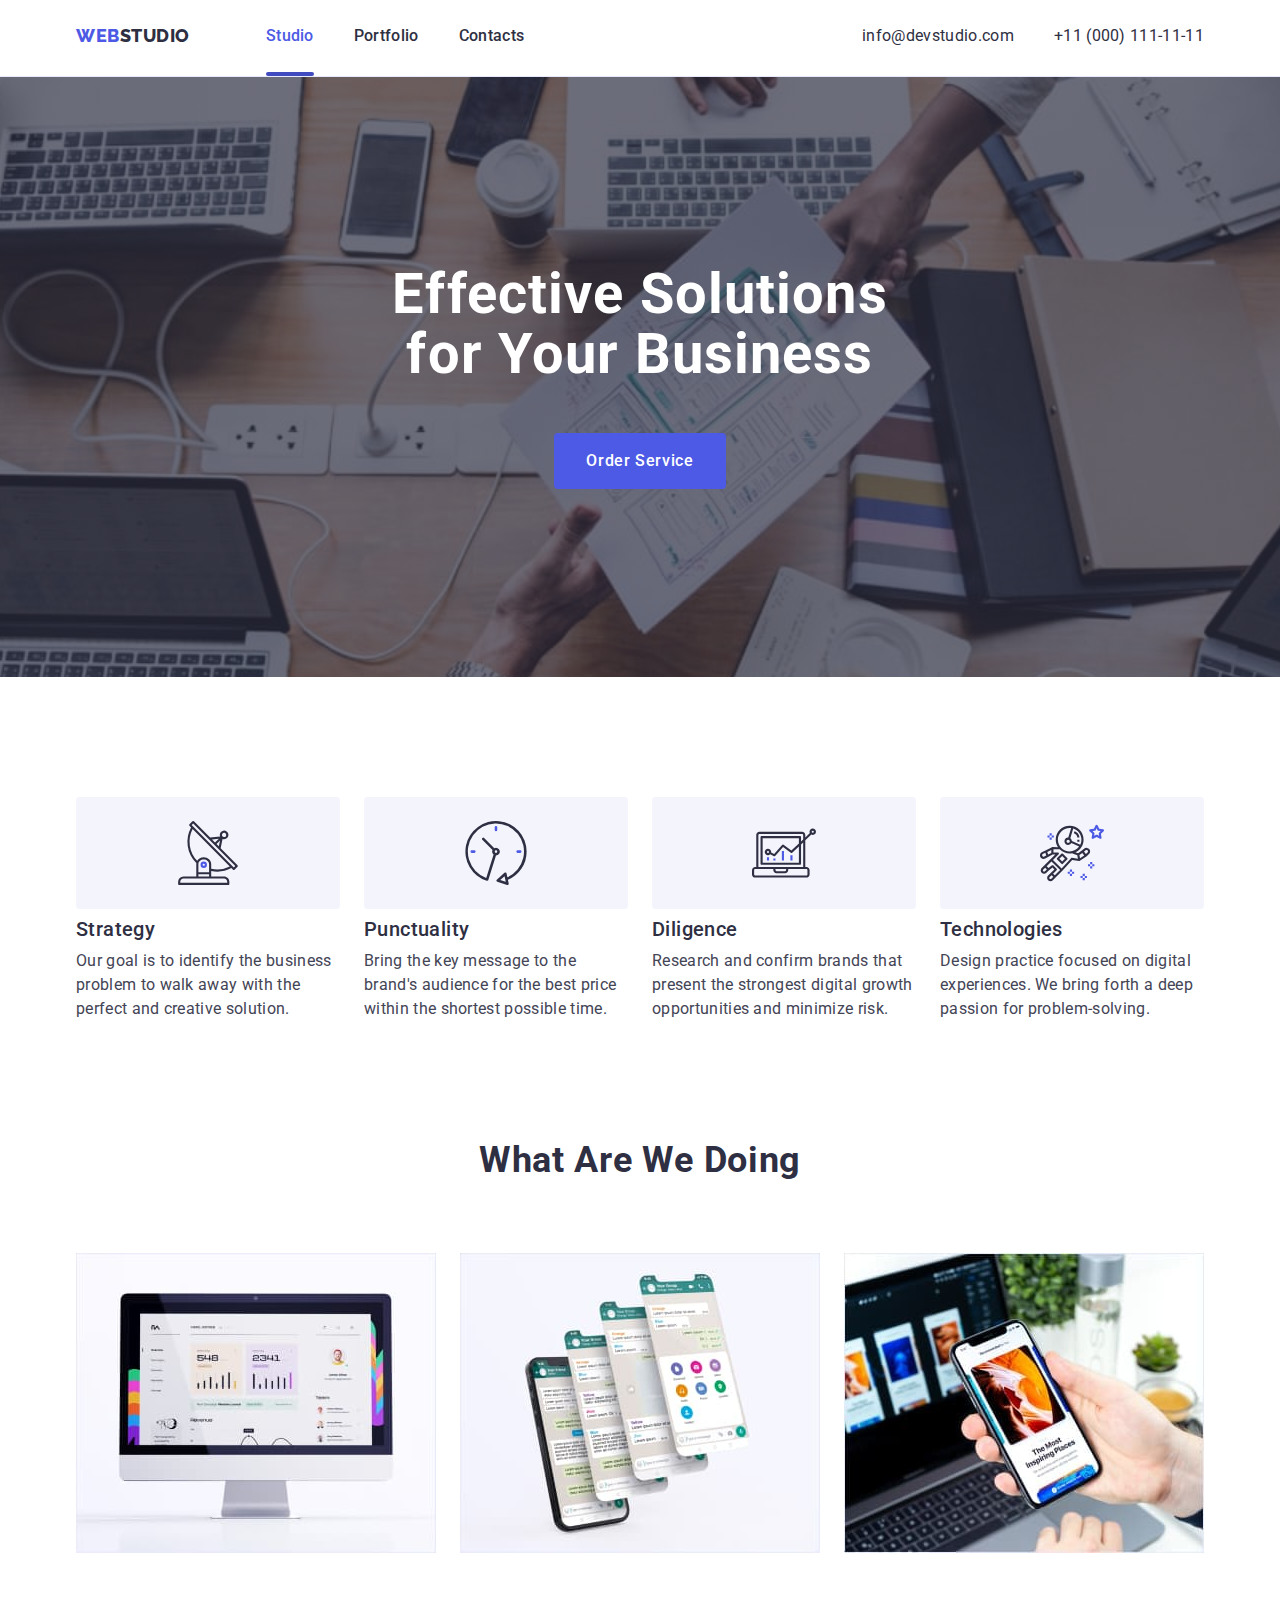
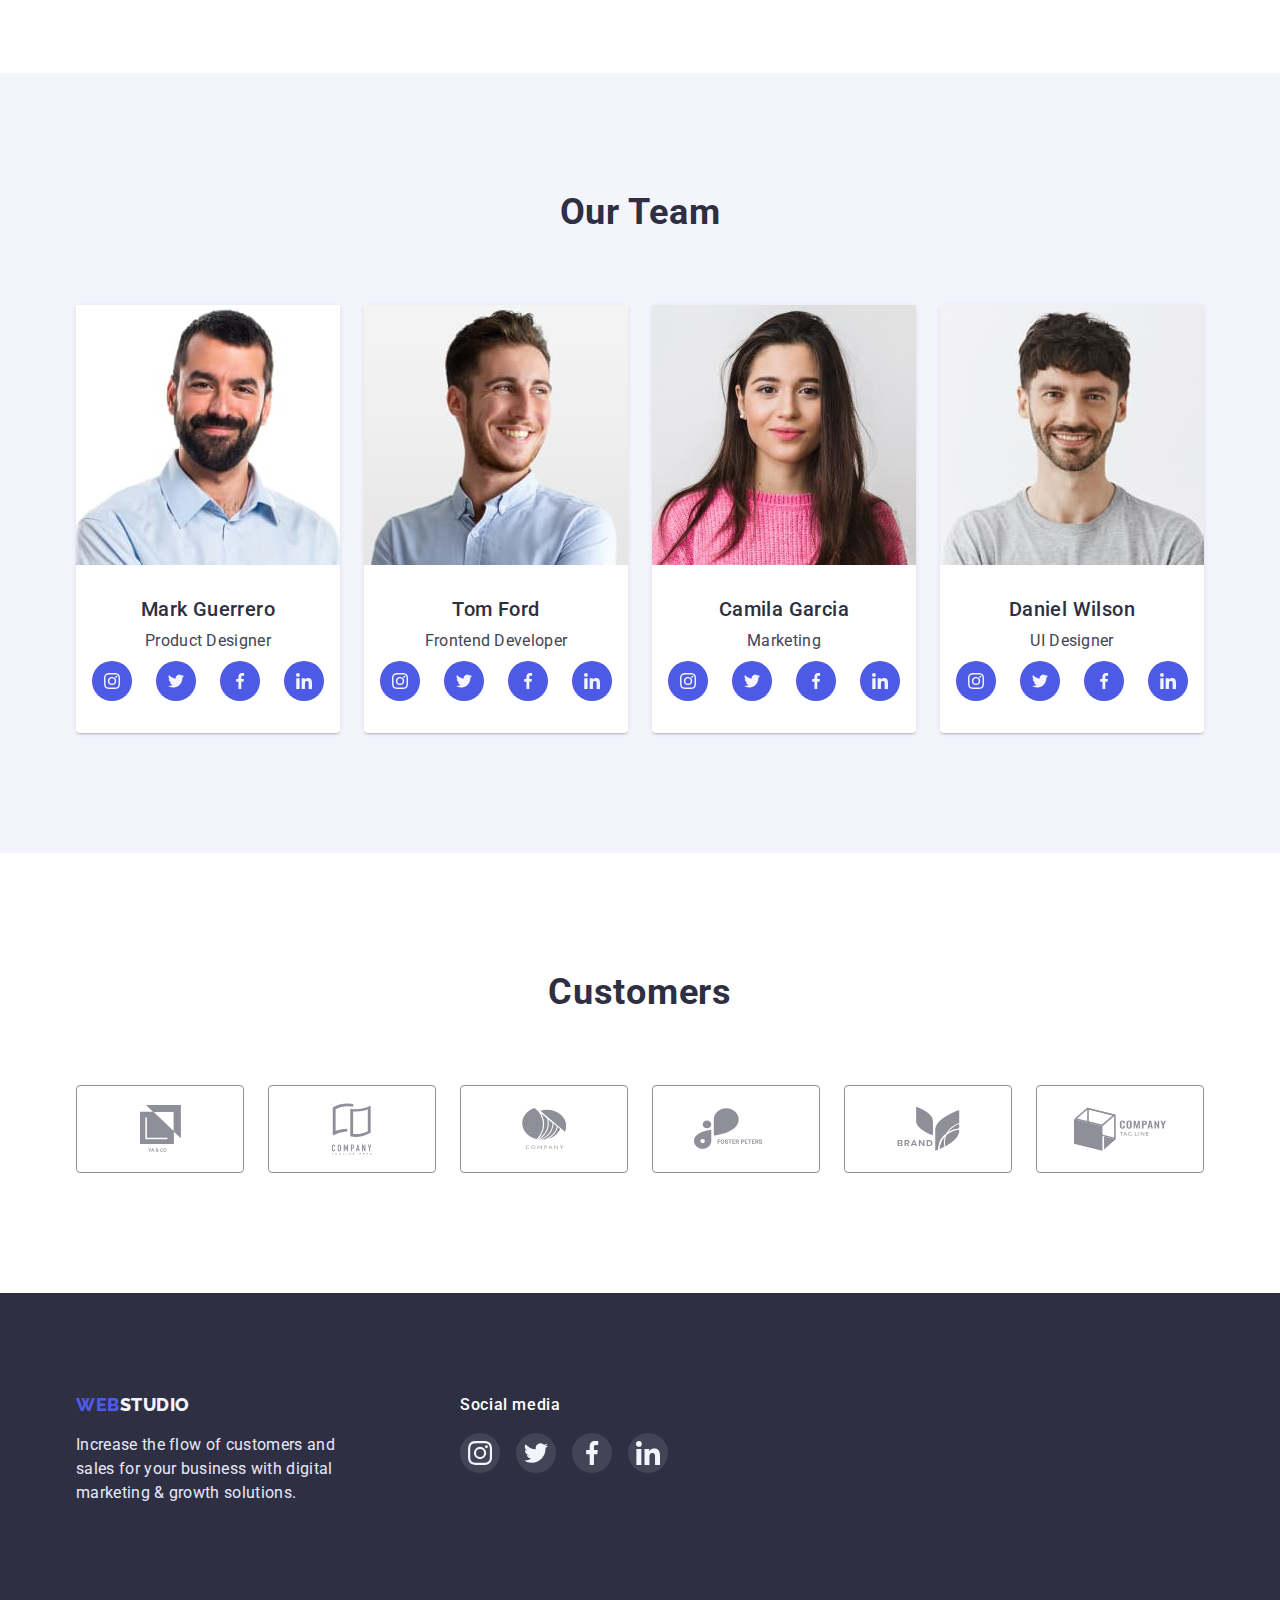
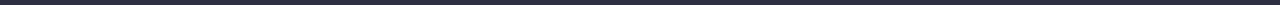
<file: index.html>
<!DOCTYPE html>
<html lang="en">
  <head>
    <meta charset="UTF-8" />
    <meta http-equiv="X-UA-Compatible" content="IE=edge" />
    <meta name="viewport" content="width=device-width, initial-scale=1.0" />
    <title>Document</title>

    <link rel="preconnect" href="https://fonts.googleapis.com" />
    <link rel="preconnect" href="https://fonts.gstatic.com" crossorigin />
    <link
      href="https://fonts.googleapis.com/css2?family=Raleway:wght@800&family=Roboto:wght@400;500;700&display=swap"
      rel="stylesheet"
    />
    <link
      rel="stylesheet"
      href="https://cdnjs.cloudflare.com/ajax/libs/modern-normalize/1.1.0/modern-normalize.min.css"
    />
    <link rel="stylesheet" href="./css/styles.css" />
  </head>
  <body>
    <!-- Шапка -->
    <header class="head">
      <div class="container header">
        <nav class="head-nav">
          <a href="./index.html" class="logo-heading"
            ><span class="specific-clr">Web</span>Studio</a
          >

          <ul class="head-ul">
            <li class="head-item">
              <a href="" class="heading header-heading accent">Studio</a>
            </li>
            <li class="head-item">
              <a href="./portfolio.html" class="heading header-heading"
                >Portfolio</a
              >
            </li>
            <li class="head-item">
              <a href="" class="heading header-heading">Contacts</a>
            </li>
          </ul>
        </nav>

        <address class="address">
          <ul class="address-ul">
            <li>
              <a
                href="mailto:info@devstudio.com"
                class="heading contacts-selection"
                >info@devstudio.com</a
              >
            </li>
            <li>
              <a href="tel:+110001111111" class="heading contacts-selection"
                >+11 (000) 111-11-11</a
              >
            </li>
          </ul>
        </address>
      </div>
    </header>

    <main>
      <!-- Герой -->
      <section class="main-section">
        <div class="hero container">
          <h1 class="hero-header">
            Effective Solutions <br />
            for Your Business
          </h1>

          <button type="button" class="button hero-button" data-modal-open>
            Order Service
          </button>
        </div>
      </section>

      <!-- Перша секція сайту -->
      <section class="section entering">
        <div class="container">
          <h2 class="sections-heading fix">Section 1</h2>

          <ul class="entering-ul">
            <li class="item">
              <div class="icon-bcg">
                <svg width="64" height="64" class="entering-icon">
                  <use href="./images/icons.svg#icon-strategy"></use>
                </svg>
              </div>
              <h3 class="heading common-heading">Strategy</h3>
              <p class="common-text">
                Our goal is to identify the business problem to walk away with
                the perfect and creative solution.
              </p>
            </li>
            <li class="item">
              <div class="icon-bcg">
                <svg width="64" height="64" class="entering-icon">
                  <use href="./images/icons.svg#icon-punctuality"></use>
                </svg>
              </div>
              <h3 class="heading common-heading">Punctuality</h3>
              <p class="common-text">
                Bring the key message to the brand's audience for the best price
                within the shortest possible time.
              </p>
            </li>
            <li class="item">
              <div class="icon-bcg">
                <svg width="64" height="64" class="entering-icon">
                  <use href="./images/icons.svg#icon-diligence"></use>
                </svg>
              </div>
              <h3 class="heading common-heading">Diligence</h3>
              <p class="common-text">
                Research and confirm brands that present the strongest digital
                growth opportunities and minimize risk.
              </p>
            </li>
            <li class="item">
              <div class="icon-bcg">
                <svg width="64" height="64" class="entering-icon">
                  <use href="./images/icons.svg#icon-technologies"></use>
                </svg>
              </div>
              <h3 class="heading common-heading">Technologies</h3>
              <p class="common-text">
                Design practice focused on digital experiences. We bring forth a
                deep passion for problem-solving.
              </p>
            </li>
          </ul>
        </div>
      </section>

      <!-- Дурга секція сайту -->
      <section class="section about">
        <div class="container">
          <h2 class="heading sections-heading position">What are we doing</h2>

          <ul class="about-ul">
            <li class="item">
              <img src="./images/computer.jpg" alt="computer" width="360" />
            </li>
            <li class="item">
              <img src="./images/phones-4d.jpg" alt="4dphones" width="360" />
            </li>
            <li class="item">
              <img
                src="./images/phone-computer.jpg"
                alt="computer an phone"
                width="360"
              />
            </li>
          </ul>
        </div>
      </section>

      <!-- Третя секція сайту -->
      <section class="section members">
        <div class="container">
          <h2 class="heading sections-heading position">Our Team</h2>

          <ul class="members-ul">
            <li class="item">
              <img src="./images/mark.jpg" alt="Mark" width="264" />
              <div class="group">
                <h3 class="heading common-heading">Mark Guerrero</h3>
                <p class="common-text">Product Designer</p>
                <ul class="members-socials-ul">
                  <li class="members-socials-item">
                    <a class="members-socials-link" href="">
                      <svg width="16" height="16" class="members-socials-icon">
                        <use href="./images/icons.svg#icon-instagram"></use>
                      </svg>
                    </a>
                  </li>
                  <li class="members-socials-item">
                    <a class="members-socials-link" href="">
                      <svg width="16" height="16" class="members-socials-icon">
                        <use href="./images/icons.svg#icon-twitter"></use>
                      </svg>
                    </a>
                  </li>
                  <li class="members-socials-item">
                    <a class="members-socials-link" href="">
                      <svg width="16" height="16" class="members-socials-icon">
                        <use href="./images/icons.svg#icon-facebook"></use>
                      </svg>
                    </a>
                  </li>
                  <li class="members-socials-item">
                    <a class="members-socials-link" href="">
                      <svg width="16" height="16" class="members-socials-icon">
                        <use href="./images/icons.svg#icon-linkedin"></use>
                      </svg>
                    </a>
                  </li>
                </ul>
              </div>
            </li>
            <li class="item">
              <img src="./images/tom.jpg" alt="Tom" width="264" />
              <div class="group">
                <h3 class="heading common-heading">Tom Ford</h3>
                <p class="common-text">Frontend Developer</p>
                <ul class="members-socials-ul">
                  <li class="members-socials-item">
                    <a class="members-socials-link" href="">
                      <svg width="16" height="16" class="members-socials-icon">
                        <use href="./images/icons.svg#icon-instagram"></use>
                      </svg>
                    </a>
                  </li>
                  <li class="members-socials-item">
                    <a class="members-socials-link" href="">
                      <svg width="16" height="16" class="members-socials-icon">
                        <use href="./images/icons.svg#icon-twitter"></use>
                      </svg>
                    </a>
                  </li>
                  <li class="members-socials-item">
                    <a class="members-socials-link" href="">
                      <svg width="16" height="16" class="members-socials-icon">
                        <use href="./images/icons.svg#icon-facebook"></use>
                      </svg>
                    </a>
                  </li>
                  <li class="members-socials-item">
                    <a class="members-socials-link" href="">
                      <svg width="16" height="16" class="members-socials-icon">
                        <use href="./images/icons.svg#icon-linkedin"></use>
                      </svg>
                    </a>
                  </li>
                </ul>
              </div>
            </li>
            <li class="item">
              <img src="./images/camila.jpg" alt="Camila" width="264" />
              <div class="group">
                <h3 class="heading common-heading">Camila Garcia</h3>
                <p class="common-text">Marketing</p>
                <ul class="members-socials-ul">
                  <li class="members-socials-item">
                    <a class="members-socials-link" href="">
                      <svg width="16" height="16" class="members-socials-icon">
                        <use href="./images/icons.svg#icon-instagram"></use>
                      </svg>
                    </a>
                  </li>
                  <li class="members-socials-item">
                    <a class="members-socials-link" href="">
                      <svg width="16" height="16" class="members-socials-icon">
                        <use href="./images/icons.svg#icon-twitter"></use>
                      </svg>
                    </a>
                  </li>
                  <li class="members-socials-item">
                    <a class="members-socials-link" href="">
                      <svg width="16" height="16" class="members-socials-icon">
                        <use href="./images/icons.svg#icon-facebook"></use>
                      </svg>
                    </a>
                  </li>
                  <li class="members-socials-item">
                    <a class="members-socials-link" href="">
                      <svg width="16" height="16" class="members-socials-icon">
                        <use href="./images/icons.svg#icon-linkedin"></use>
                      </svg>
                    </a>
                  </li>
                </ul>
              </div>
            </li>
            <li class="item">
              <img src="./images/daniel.jpg" alt="Daniel" width="264" />
              <div class="group">
                <h3 class="heading common-heading">Daniel Wilson</h3>
                <p class="common-text">UI Designer</p>
                <ul class="members-socials-ul">
                  <li class="members-socials-item">
                    <a class="members-socials-link" href="">
                      <svg width="16" height="16" class="members-socials-icon">
                        <use href="./images/icons.svg#icon-instagram"></use>
                      </svg>
                    </a>
                  </li>
                  <li class="members-socials-item">
                    <a class="members-socials-link" href="">
                      <svg width="16" height="16" class="members-socials-icon">
                        <use href="./images/icons.svg#icon-twitter"></use>
                      </svg>
                    </a>
                  </li>
                  <li class="members-socials-item">
                    <a class="members-socials-link" href="">
                      <svg width="16" height="16" class="members-socials-icon">
                        <use href="./images/icons.svg#icon-facebook"></use>
                      </svg>
                    </a>
                  </li>
                  <li class="members-socials-item">
                    <a class="members-socials-link" href="">
                      <svg width="16" height="16" class="members-socials-icon">
                        <use href="./images/icons.svg#icon-linkedin"></use>
                      </svg>
                    </a>
                  </li>
                </ul>
              </div>
            </li>
          </ul>
        </div>
      </section>

      <!-- Companies section -->
      <section class="section">
        <div class="container">
          <h1 class="heading sections-heading position">Customers</h1>
          <ul class="companies-ul">
            <li class="company-item">
              <a class="company-link" href="">
                <svg width="41" height="47" class="company-icon">
                  <use href="./images/icons.svg#icon-first-company"></use>
                </svg>
              </a>
            </li>
            <li class="company-item">
              <a class="company-link" href="">
                <svg width="40" height="52" class="company-icon">
                  <use href="./images/icons.svg#icon-second-company"></use>
                </svg>
              </a>
            </li>
            <li class="company-item">
              <a class="company-link" href="">
                <svg width="44" height="41" class="company-icon">
                  <use href="./images/icons.svg#icon-third-company"></use>
                </svg>
              </a>
            </li>
            <li class="company-item">
              <a class="company-link" href="">
                <svg width="84" height="41" class="company-icon">
                  <use href="./images/icons.svg#icon-forth-company"></use>
                </svg>
              </a>
            </li>
            <li class="company-item">
              <a class="company-link" href="">
                <svg width="63" height="45" class="company-icon">
                  <use href="./images/icons.svg#icon-fifth-company"></use>
                </svg>
              </a>
            </li>
            <li class="company-item">
              <a class="company-link" href="">
                <svg width="94" height="44" class="company-icon">
                  <use href="./images/icons.svg#icon-sixth-company"></use>
                </svg>
              </a>
            </li>
          </ul>
        </div>
      </section>
    </main>

    <!-- Футер -->
    <footer class="foot">
      <div class="container">
        <div class="foot-description">
          <a href="./index.html" class="logo-heading footer-clr"
            ><span class="specific-clr">Web</span>Studio</a
          >
          <p class="common-text">
            Increase the flow of customers and sales for your business with
            digital marketing & growth solutions.
          </p>
        </div>
        <div class="foot-info">
          <p class="foot-info-heading">Social media</p>
          <ul class="foot-info-ul">
            <li class="foot-info-item">
              <a class="foot-info-link" href="">
                <svg width="24" height="24" class="foot-info-icon">
                  <use href="./images/icons.svg#icon-instagram"></use>
                </svg>
              </a>
            </li>
            <li class="foot-info-item">
              <a class="foot-info-link" href="">
                <svg width="24" height="24" class="foot-info-icon">
                  <use href="./images/icons.svg#icon-twitter"></use>
                </svg>
              </a>
            </li>
            <li class="foot-info-item">
              <a class="foot-info-link" href="">
                <svg width="24" height="24" class="foot-info-icon">
                  <use href="./images/icons.svg#icon-facebook"></use>
                </svg>
              </a>
            </li>
            <li class="foot-info-item">
              <a class="foot-info-link" href="">
                <svg width="24" height="24" class="foot-info-icon">
                  <use href="./images/icons.svg#icon-linkedin"></use>
                </svg>
              </a>
            </li>
          </ul>
        </div>
      </div>
    </footer>

    <!-- Модальне вікно -->
    <div class="backdrop is-hidden" data-modal>
      <div class="modal">
        <div class="modal-close">
          <buttom type="button" class="button-close" data-modal-close>
            <svg width="8px" height="8px">
              <use href="./images/icons.svg#icon-close"></use>
            </svg>
          </buttom>
        </div>
      </div>
    </div>

    <script src="./js/modal.js"></script>
  </body>
</html>
</file>
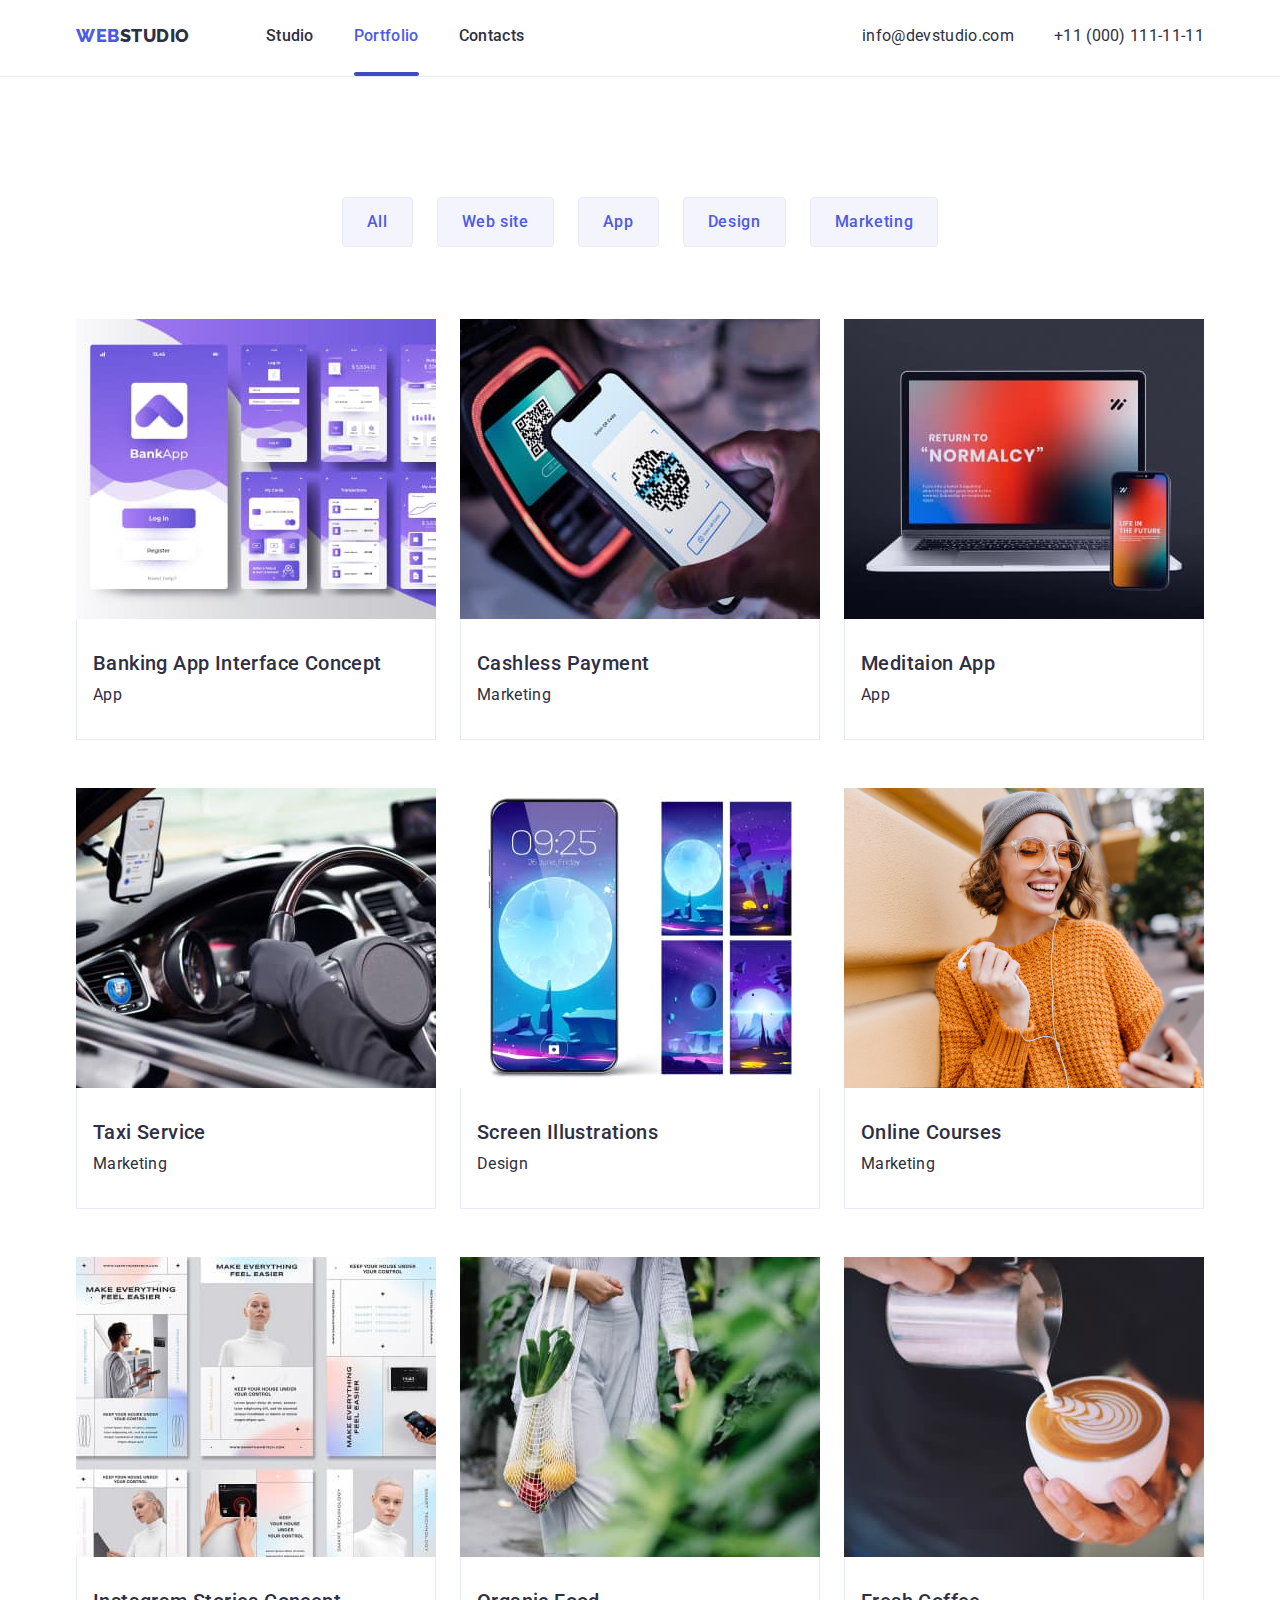
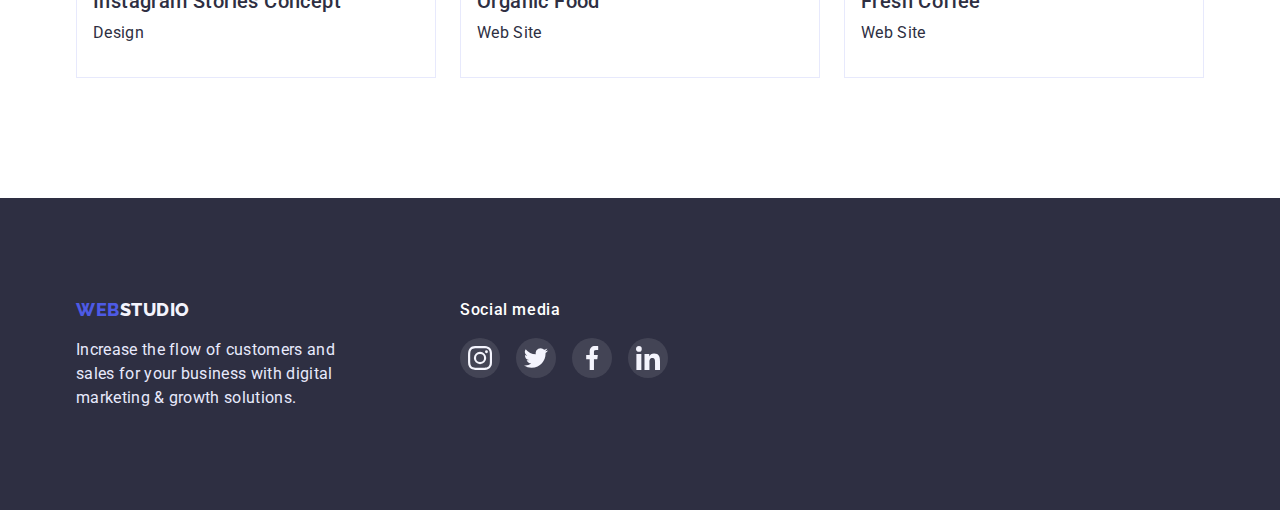
<file: portfolio.html>
<!DOCTYPE html>
<html lang="en">
  <head>
    <meta charset="UTF-8" />
    <meta http-equiv="X-UA-Compatible" content="IE=edge" />
    <meta name="viewport" content="width=device-width, initial-scale=1.0" />
    <title>Document</title>

    <link rel="preconnect" href="https://fonts.googleapis.com" />
    <link rel="preconnect" href="https://fonts.gstatic.com" crossorigin />
    <link
      href="https://fonts.googleapis.com/css2?family=Raleway:wght@800&family=Roboto:wght@400;500;700&display=swap"
      rel="stylesheet"
    />
    <link
      rel="stylesheet"
      href="https://cdnjs.cloudflare.com/ajax/libs/modern-normalize/1.1.0/modern-normalize.min.css"
    />
    <link rel="stylesheet" href="./css/styles.css" />
  </head>
  <body>
    <!-- Шапка -->
    <header class="head">
      <div class="container header">
        <nav class="head-nav">
          <a href="./index.html" class="logo-heading"
            ><span class="specific-clr">Web</span>Studio</a
          >

          <ul class="head-ul">
            <li class="head-item">
              <a href="./index.html" class="heading header-heading">Studio</a>
            </li>
            <li class="head-item">
              <a href="./portfolio.html" class="heading header-heading accent"
                >Portfolio</a
              >
            </li>
            <li class="head-item">
              <a href="" class="heading header-heading">Contacts</a>
            </li>
          </ul>
        </nav>

        <address class="address">
          <ul class="address-ul">
            <li>
              <a
                href="mailto:info@devstudio.com"
                class="heading contacts-selection"
                >info@devstudio.com</a
              >
            </li>
            <li>
              <a href="tel:+110001111111" class="heading contacts-selection"
                >+11 (000) 111-11-11</a
              >
            </li>
          </ul>
        </address>
      </div>
    </header>

    <main>
      <section class="section portfolio">
        <div class="container">
          <h1 class="fix">Portfolio</h1>

          <!-- <div>
        <input type="radio" name="context" value="all" id="all" checked />
        <label for="all">All</label>

        <input type="radio" name="context" value="website" id="website" />
        <label for="website">Web site</label>

        <input type="radio" name="context" value="app" id="app" />
        <label for="app">App</label>

        <input type="radio" name="context" value="design" id="design" />
        <label for="design">design</label>

        <input type="radio" name="context" value="marketing" id="marketing" />
        <label for="marketing">marketing</label>
      </div> -->
          <ul class="button-ul">
            <li>
              <button type="button" class="button portfolio-button">All</button>
            </li>
            <li>
              <button type="button" class="button portfolio-button">
                Web site
              </button>
            </li>
            <li>
              <button type="button" class="button portfolio-button">App</button>
            </li>
            <li>
              <button type="button" class="button portfolio-button">
                Design
              </button>
            </li>
            <li>
              <button type="button" class="button portfolio-button">
                Marketing
              </button>
            </li>
          </ul>

          <ul class="common-text galary-ul">
            <li class="galary-item">
              <a href="" class="galary-item-link">
                <div class="change-info">
                  <img
                    src="./images/banking-portfolio.jpg"
                    alt="Banking App"
                    width="360"
                  />
                  <p class="heading change-text">
                    14 Stylish and User-Friendly App Design Concepts · Task
                    Manager App · Calorie Tracker App · Exotic Fruit Ecommerce
                    App · Cloud Storage App
                  </p>
                </div>
                <div class="group group-portfolio">
                  <h2 class="heading common-heading">
                    Banking App Interface Concept
                  </h2>
                  <p class="heading">App</p>
                </div>
              </a>
            </li>
            <li class="galary-item">
              <a href="" class="galary-item-link">
                <div class="change-info">
                  <img
                    src="./images/cashless-portfolio.jpg"
                    alt="Cashless Payment"
                    width="360"
                  />
                  <p class="heading change-text">
                    14 Stylish and User-Friendly App Design Concepts · Task
                    Manager App · Calorie Tracker App · Exotic Fruit Ecommerce
                    App · Cloud Storage App
                  </p>
                </div>
                <div class="group group-portfolio">
                  <h2 class="heading common-heading">Cashless Payment</h2>
                  <p class="heading">Marketing</p>
                </div>
              </a>
            </li>
            <li class="galary-item">
              <a href="" class="galary-item-link">
                <div class="change-info">
                  <img
                    src="./images/mediataion-portfolio.jpg"
                    alt="Meditaion App"
                    width="360"
                  />
                  <p class="heading change-text">
                    14 Stylish and User-Friendly App Design Concepts · Task
                    Manager App · Calorie Tracker App · Exotic Fruit Ecommerce
                    App · Cloud Storage App
                  </p>
                </div>
                <div class="group group-portfolio">
                  <h2 class="heading common-heading">Meditaion App</h2>
                  <p class="heading">App</p>
                </div>
              </a>
            </li>
            <li class="galary-item">
              <a href="" class="galary-item-link">
                <div class="change-info">
                  <img
                    src="./images/taxi-portfolio.jpg"
                    alt="Taxi Service"
                    width="360"
                  />
                  <p class="heading change-text">
                    14 Stylish and User-Friendly App Design Concepts · Task
                    Manager App · Calorie Tracker App · Exotic Fruit Ecommerce
                    App · Cloud Storage App
                  </p>
                </div>
                <div class="group group-portfolio">
                  <h2 class="heading common-heading">Taxi Service</h2>
                  <p class="heading">Marketing</p>
                </div>
              </a>
            </li>
            <li class="galary-item">
              <a href="" class="galary-item-link">
                <div class="change-info">
                  <img
                    src="./images/screen-portfolio.jpg"
                    alt="Screen Illustrations"
                    width="360"
                  />
                  <p class="heading change-text">
                    14 Stylish and User-Friendly App Design Concepts · Task
                    Manager App · Calorie Tracker App · Exotic Fruit Ecommerce
                    App · Cloud Storage App
                  </p>
                </div>
                <div class="group group-portfolio">
                  <h2 class="heading common-heading">Screen Illustrations</h2>
                  <p class="heading">Design</p>
                </div>
              </a>
            </li>
            <li class="galary-item">
              <a href="" class="galary-item-link">
                <div class="change-info">
                  <img
                    src="./images/online-portfolio.jpg"
                    alt="Online Courses"
                    width="360"
                  />
                  <p class="heading change-text">
                    14 Stylish and User-Friendly App Design Concepts · Task
                    Manager App · Calorie Tracker App · Exotic Fruit Ecommerce
                    App · Cloud Storage App
                  </p>
                </div>
                <div class="group group-portfolio">
                  <h2 class="heading common-heading">Online Courses</h2>
                  <p class="heading">Marketing</p>
                </div>
              </a>
            </li>
            <li class="galary-item">
              <a href="" class="galary-item-link">
                <div class="change-info">
                  <img
                    src="./images/instagram-portfolio.jpg"
                    alt="Instagram Stories"
                    width="360"
                  />
                  <p class="heading change-text">
                    14 Stylish and User-Friendly App Design Concepts · Task
                    Manager App · Calorie Tracker App · Exotic Fruit Ecommerce
                    App · Cloud Storage App
                  </p>
                </div>
                <div class="group group-portfolio">
                  <h2 class="heading common-heading">
                    Instagram Stories Concept
                  </h2>
                  <p class="heading">Design</p>
                </div>
              </a>
            </li>
            <li class="galary-item">
              <a href="" class="galary-item-link">
                <div class="change-info">
                  <img
                    src="./images/organic-portfolio.jpg"
                    alt="Organic Food"
                    width="360"
                  />
                  <p class="heading change-text">
                    14 Stylish and User-Friendly App Design Concepts · Task
                    Manager App · Calorie Tracker App · Exotic Fruit Ecommerce
                    App · Cloud Storage App
                  </p>
                </div>
                <div class="group group-portfolio">
                  <h2 class="heading common-heading">Organic Food</h2>
                  <p class="heading">Web Site</p>
                </div>
              </a>
            </li>
            <li class="galary-item">
              <a href="" class="galary-item-link">
                <div class="change-info">
                  <img
                    src="./images/fresh-portfolio.jpg"
                    alt="Fresh Coffee"
                    width="360"
                  />
                  <p class="heading change-text">
                    14 Stylish and User-Friendly App Design Concepts · Task
                    Manager App · Calorie Tracker App · Exotic Fruit Ecommerce
                    App · Cloud Storage App
                  </p>
                </div>
                <div class="group group-portfolio">
                  <h2 class="heading common-heading">Fresh Coffee</h2>
                  <p class="heading">Web Site</p>
                </div>
              </a>
            </li>
          </ul>
        </div>
      </section>
    </main>

    <footer class="foot">
      <div class="container">
        <div class="foot-description">
          <a href="./index.html" class="logo-heading footer-clr"
            ><span class="specific-clr">Web</span>Studio</a
          >
          <p class="common-text">
            Increase the flow of customers and sales for your business with
            digital marketing & growth solutions.
          </p>
        </div>
        <div class="foot-info">
          <p class="foot-info-heading">Social media</p>
          <ul class="foot-info-ul">
            <li class="foot-info-item">
              <a class="foot-info-link" href="">
                <svg width="24" height="24" class="foot-info-icon">
                  <use href="./images/icons.svg#icon-instagram"></use>
                </svg>
              </a>
            </li>
            <li class="foot-info-item">
              <a class="foot-info-link" href="">
                <svg width="24" height="24" class="foot-info-icon">
                  <use href="./images/icons.svg#icon-twitter"></use>
                </svg>
              </a>
            </li>
            <li class="foot-info-item">
              <a class="foot-info-link" href="">
                <svg width="24" height="24" class="foot-info-icon">
                  <use href="./images/icons.svg#icon-facebook"></use>
                </svg>
              </a>
            </li>
            <li class="foot-info-item">
              <a class="foot-info-link" href="">
                <svg width="24" height="24" class="foot-info-icon">
                  <use href="./images/icons.svg#icon-linkedin"></use>
                </svg>
              </a>
            </li>
          </ul>
        </div>
      </div>
    </footer>
  </body>
</html>
</file>
<file: css/styles.css>
/* gamma of color on the page
body {
    color: #4D5AE5; колір першої частини слова логотипу 
    color: #2E2F42; колір заголовків і підзаголовків сторінки 
    color: #434455; колір тексту параграфів 
    color: #E7E9FC; текст у футері
    color: #FFFFFF; головний заголовок 
    color: #F4F4FD; заголовок логтипу другої частини тексту у футері
}    */

:root {
  --heading-main-color: #2e2f42;
  --part-logo-color: #4d5ae5;
  --hover-main-clr: #404bbf;
  --hover-secondary-clr: #31d0aa;
  --second-part-logo-color: #f4f4fd;
  --common-text-color: #434455;
  --main-header: #ffffff;
  --footer-text: #e7e9fc;
  --clr-main-bcg: #e5e5e5;
  --regular-text-weight: 400;
  --medium-text-weight: 500;
  --bold-text-weight: 700;
  --extra-bold-text-weight: 800;
  --style-of-text: 'Raleway', sans-serif;
}

body {
  color: var(--common-text-color);
  background-color: var(--main-header);
  font-family: 'Roboto', sans-serif;
}

ul {
  list-style: none;
}

h1,
h2,
h3,
h4,
h5,
h6,
p,
ul,
li {
  padding: 0;
  margin: 0;
}

img {
  display: block;
}

.link {
  text-decoration: none;
}

.fix {
  position: absolute;
  width: 1px;
  height: 1px;
  margin: -1px;
  border: 0;
  padding: 0;

  white-space: nowrap;
  clip-path: inset(100%);
  clip: rect(0 0 0 0);
  overflow: hidden;
}

/* logo futures */

.logo-heading {
  display: inline-block;

  color: var(--heading-main-color);
  font-family: var(--style-of-text);
  font-style: normal;
  font-weight: var(--extra-bold-text-weight);
  font-size: 18px;
  line-height: 1.33;

  align-items: center;
  letter-spacing: 0.03em;
  text-transform: uppercase;
  text-decoration: none;

  padding: 24px 0;
}

.logo-heading.footer-clr {
  color: var(--second-part-logo-color);
  padding: 0;
  margin-bottom: 16px;
}

.specific-clr {
  color: var(--part-logo-color);
}

.head .logo-heading {
  margin-right: 76px;
}

.head {
  border-bottom: 1px solid var(--footer-text);
}

/* Header */

.head-nav {
  display: flex;
}

.head-ul {
  display: flex;
}

.head-item {
  margin-right: 40px;
}

.head-item:last-child {
  margin-right: 0;
}

.address {
  margin-left: auto;
}

.address-ul {
  display: flex;
}

.address-ul > li {
  margin-right: 40px;
}

.address-ul > li:last-child {
  margin-right: 0;
}

.heading {
  color: var(--heading-main-color);
  text-decoration: none;
}

.common-heading {
  font-style: normal;
  font-weight: var(--medium-text-weight);
  font-size: 20px;
  line-height: 1.2;

  letter-spacing: 0.02em;

  margin-bottom: 8px;
}

.header-heading {
  display: inline-block;
  font-style: normal;
  font-weight: var(--medium-text-weight);
  font-size: 16px;
  line-height: 1.5;

  letter-spacing: 0.02em;
  text-decoration: none;

  padding: 24px 0 28px 0;

  transition: color 250ms cubic-bezier(0.4, 0, 0.2, 1);
}

.header-heading:hover,
.header-heading:focus {
  color: var(--part-logo-color);
}

.hero-header {
  color: var(--main-header);
  font-style: normal;
  font-weight: var(--bold-text-weight);
  font-size: 56px;
  line-height: 1.07;

  letter-spacing: 0.02em;
  margin-bottom: 48px;
}

.accent {
  position: relative;
  color: var(--part-logo-color);
  display: flex;
  justify-content: center;
}

.accent::after {
  position: absolute;
  bottom: 0;
  content: '';
  width: 100%;
  height: 4px;
  border-radius: 2px;
  background-color: var(--hover-main-clr);
}

/* Hero section */

.main-section {
  max-width: 1440px;
  padding-top: 188px;
  padding-bottom: 188px;
  background-image: linear-gradient(
      rgba(46, 47, 66, 0.7),
      rgba(46, 47, 66, 0.7)
    ),
    url('../images/hero-phone.jpg');
  background-size: cover;
  background-position: center;
  background-repeat: no-repeat;
  background-attachment: fixed;
  margin: 0 auto;
}

/* Main */
.section {
  padding: 120px 0;
}

.section.entering {
  padding-bottom: 0;
}

.section.members {
  background-color: var(--second-part-logo-color);
}

/* Container */

.container {
  width: 100%;
  max-width: 1158px;
  margin: 0 auto;
  padding-right: 15px;
  padding-left: 15px;
}

.container.header {
  display: flex;
}

.hero.container {
  text-align: center;
}

.main-section,
.foot {
  background-color: var(--heading-main-color);
}

.foot .container {
  display: flex;
  gap: 120px;
}
/* Buttons */

.button {
  font-style: normal;
  font-family: 'Roboto', sans-serif;
  font-weight: 500;
  font-weight: var(--medium-text-weight);
  font-size: 16px;
  line-height: 1.5;
  font-family: 'Roboto';

  letter-spacing: 0.04em;

  cursor: pointer;
  border: none;
  border-radius: 4px;
}

.portfolio-button {
  background-color: var(--second-part-logo-color);
  color: var(--part-logo-color);
  border: 1px solid var(--footer-text);
  transition: color 250ms cubic-bezier(0.4, 0, 0.2, 1),
    background-color 250ms cubic-bezier(0.4, 0, 0.2, 1),
    border 250ms cubic-bezier(0.4, 0, 0.2, 1),
    box-shadow 250ms cubic-bezier(0.4, 0, 0.2, 1);
}

.portfolio-button:hover,
.portfolio-button:focus {
  color: var(--main-header);
  background-color: #4d5ae5;
  border: 1px solid #4d5ae5;
  box-shadow: 0px 3px 1px rgba(0, 0, 0, 0.1), 0px 2px 1px rgba(0, 0, 0, 0.08),
    0px 2px 2px rgba(0, 0, 0, 0.12);
}

.hero-button {
  padding: 16px 32px;
  color: var(--main-header);
  background-color: var(--part-logo-color);
  transition: color 250ms cubic-bezier(0.4, 0, 0.2, 1),
    background-color 250ms cubic-bezier(0.4, 0, 0.2, 1);
}

.hero-button:hover,
.hero-button:focus {
  color: var(--part-logo-color);
  background-color: var(--second-part-logo-color);
}

.button-ul {
  display: flex;
  margin-bottom: 72px;
  justify-content: center;
}

.button-ul .button {
  padding: 12px 24px;
}

.button-ul > li {
  margin-right: 24px;
}

.button-ul > li:last-child {
  margin-right: 0;
}

/* Entering section */

.entering-ul,
.about-ul,
.members-ul {
  display: flex;
}

.entering-ul .item {
  width: 264px;
  margin-right: 24px;
}

.about-ul .item {
  margin-right: 24px;
}

.members-ul .item {
  margin-right: 24px;
  box-shadow: 0px 1px 6px rgba(46, 47, 66, 0.08),
    0px 1px 1px rgba(46, 47, 66, 0.16), 0px 2px 1px rgba(46, 47, 66, 0.08);
  border-radius: 0px 0px 4px 4px;
}

.entering-ul .item:last-child,
.about-ul .item:last-child,
.members-ul .item:last-child {
  margin-right: 0;
}

.members-socials-ul {
  display: flex;
  width: 232px;
  height: 40px;
  margin: 8px 16px 0 16px;
  gap: 24px;
}

.contacts-selection {
  display: inline-block;
  padding: 24px 0;

  font-weight: var(--regular-text-weight);
  font-size: 16px;
  line-height: 1.5;
  letter-spacing: 0.02em;
  font-style: normal;

  transition: color 250ms cubic-bezier(0.4, 0, 0.2, 1),
    text-decoration 250ms cubic-bezier(0.4, 0, 0.2, 1);
}

.contacts-selection:hover,
.contacts-selection:focus {
  color: var(--part-logo-color);
  text-decoration: underline;
}

.common-text {
  font-weight: var(--regular-text-weight);
  font-size: 16px;
  line-height: 1.5;

  letter-spacing: 0.02em;
}

.foot .common-text {
  width: 264px;
}

.sections-heading {
  font-style: normal;
  font-weight: var(--bold-text-weight);
  font-size: 36px;
  line-height: 1.11;

  letter-spacing: 0.02em;
  text-transform: capitalize;
}

.sections-heading.position {
  margin-bottom: 72px;
  text-align: center;
}

.group {
  padding-top: 32px;
  padding-bottom: 32px;
  text-align: center;
  background-color: var(--main-header);
  border-radius: 0px 0px 4px 4px;
}
/* footer */

.foot {
  color: var(--footer-text);
  padding-top: 100px;
  padding-bottom: 100px;
}

.foot-info-ul {
  display: flex;
  gap: 16px;
}

.foot-info-item {
  width: 40px;
  height: 40px;
}

.foot-info-link {
  display: flex;
  justify-content: center;
  align-items: center;
  width: 100%;
  height: 100%;
  background-color: rgba(255, 255, 255, 0.1);
  border-radius: 50%;
  fill: var(--second-part-logo-color);

  transition: background-color 250ms cubic-bezier(0.4, 0, 0.2, 1);
}

.foot-info-link:hover,
.foot-info-link:focus {
  background-color: var(--hover-secondary-clr);
}

.foot-info-heading {
  font-weight: 500;
  font-size: 16px;
  line-height: 1.5;
  display: flex;
  align-items: center;
  letter-spacing: 0.04em;

  color: var(--main-header);
  margin-bottom: 16px;
}

/* ICons */

.icon-bcg {
  display: flex;
  justify-content: center;
  align-items: center;
  width: 264px;
  height: 112px;
  background-color: var(--second-part-logo-color);
  border-radius: 4px;
  margin-bottom: 8px;
}

.entering-icon {
  display: block;
}

.members-socials-item {
  width: 40px;
  height: 40px;
}

.members-socials-link {
  display: flex;
  align-items: center;
  justify-content: center;
  width: 100%;
  height: 100%;
  fill: var(--second-part-logo-color);
  background-color: var(--part-logo-color);
  border-radius: 50%;

  transition: background-color 250ms cubic-bezier(0.4, 0, 0.2, 1);
}

.members-socials-link:hover,
.members-socials-link:focus {
  background-color: var(--hover-main-clr);
}

/* Companies section */

.companies-ul {
  display: flex;
  gap: 24px;
}
/* 
.company-item {
  border: 1px solid #8e8f99;
  border-radius: 4px;
  fill: #8e8f99;
} */

.company-link {
  display: flex;
  justify-content: center;
  align-items: center;
  width: 168px;
  height: 88px;
  fill: #8e8f99;
  border: 1px solid #8e8f99;
  border-radius: 4px;

  transition: border-color 250ms cubic-bezier(0.4, 0, 0.2, 1),
    fill 250ms cubic-bezier(0.4, 0, 0.2, 1);
}

.company-link:hover,
.company-link:focus {
  border-color: var(--hover-main-clr);
  fill: var(--hover-main-clr);
}

/* Portfolio */

.galary-ul {
  display: flex;
  flex-wrap: wrap;
}

.galary-item {
  margin-right: 24px;
  margin-bottom: 48px;
}

.galary-item-link {
  display: block;
  text-decoration: none;

  transition: box-shadow 250ms cubic-bezier(0.4, 0, 0.2, 1);
}

.galary-item-link:hover,
.galary-item-link:focus {
  box-shadow: 0px 1px 6px rgba(46, 47, 66, 0.08),
    0px 1px 1px rgba(46, 47, 66, 0.16), 0px 2px 1px rgba(46, 47, 66, 0.08);
}

.galary-item:nth-of-type(3n) {
  margin-right: 0;
}

.galary-item:nth-last-child(-n + 3) {
  margin-bottom: 0;
}

.change-info {
  position: relative;
  overflow: hidden;
}

.change-text {
  position: absolute;
  top: 100%;
  left: 0;
  width: 100%;
  height: 100%;

  padding: 40px 32px 0 32px;

  color: var(--second-part-logo-color);
  background-color: var(--part-logo-color);

  transition: top 250ms cubic-bezier(0.4, 0, 0.2, 1);
}

.galary-item-link:hover .change-text,
.galary-item-link:focus .change-text {
  top: 0;
}

.group-portfolio {
  text-align: left;
  padding-left: 16px;
  border: 1px solid var(--footer-text);
  border-top: none;
  border-radius: 0;
}

/* Modal window */

.backdrop {
  position: fixed;
  top: 0;
  left: 0;
  height: 100%;
  width: 100%;

  background-color: rgba(46, 47, 66, 0.4);

  display: flex;
  justify-content: center;
  align-items: center;

  opacity: 1;
  transition: background-color 250ms cubic-bezier(0.4, 0, 0.2, 1),
    box-shadow 250ms cubic-bezier(0.4, 0, 0.2, 1),
    border-radius 250ms cubic-bezier(0.4, 0, 0.2, 1),
    transform 250ms cubic-bezier(0.4, 0, 0.2, 1),
    opacity 250ms cubic-bezier(0.4, 0, 0.2, 1),
    visibility 250ms cubic-bezier(0.4, 0, 0.2, 1);
}

.backdrop.is-hidden {
  opacity: 0;
  visibility: hidden;
  pointer-events: none;
}

.modal {
  height: 100%;
  width: 100%;
  max-width: 408px;
  max-height: 576px;

  padding: 24px;

  background-color: #fcfcfc;
  box-shadow: 0px 1px 1px rgba(0, 0, 0, 0.14), 0px 1px 3px rgba(0, 0, 0, 0.12),
    0px 2px 1px rgba(0, 0, 0, 0.2);
  border-radius: 4px;
}

.backdrop.is-hidden {
  transform: scale(0);
}

.modal-close {
  height: 24px;
  width: 24px;
  margin-left: auto;
}

.button-close {
  display: flex;
  justify-content: center;
  align-items: center;
  height: 100%;
  width: 100%;
  background-color: var(--footer-text);
  border: 1px solid rgba(0, 0, 0, 0.1);
  border-radius: 50%;
  cursor: pointer;
  /* position: absolute; */
}
</file>
